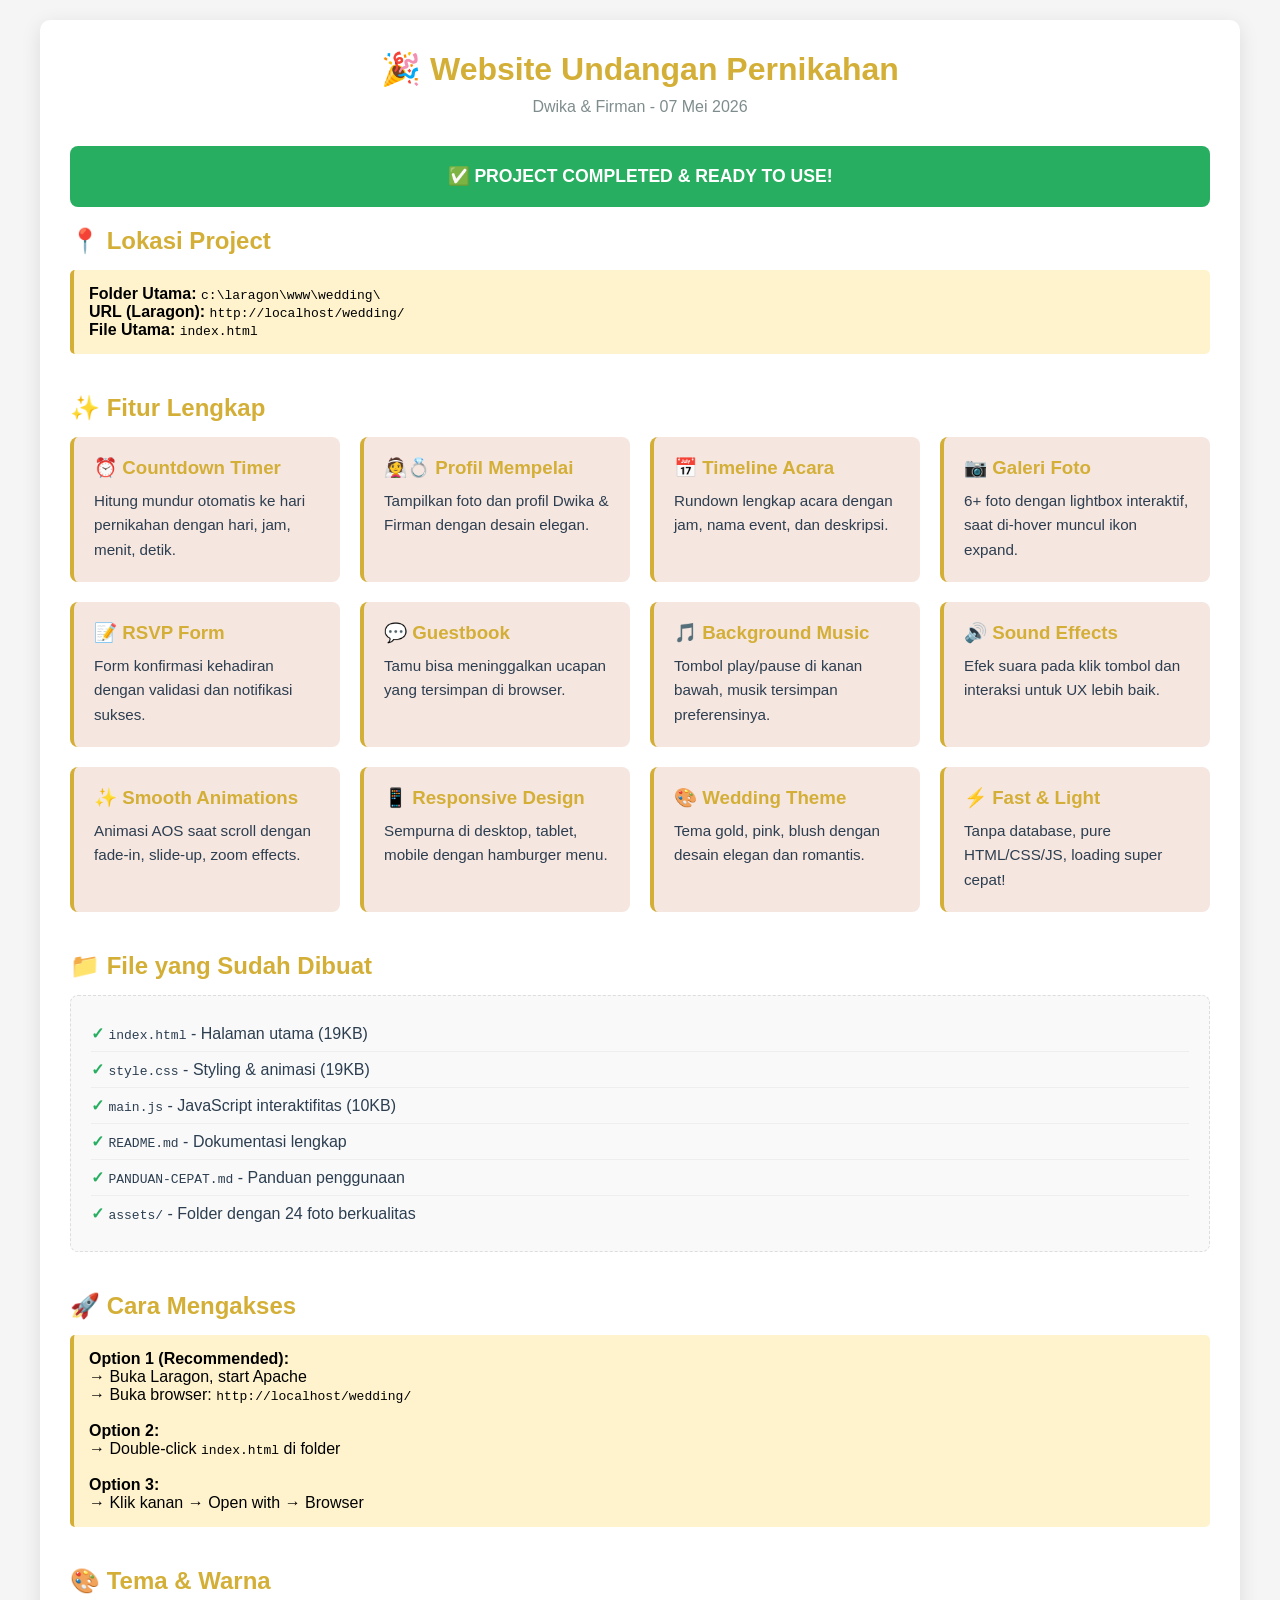
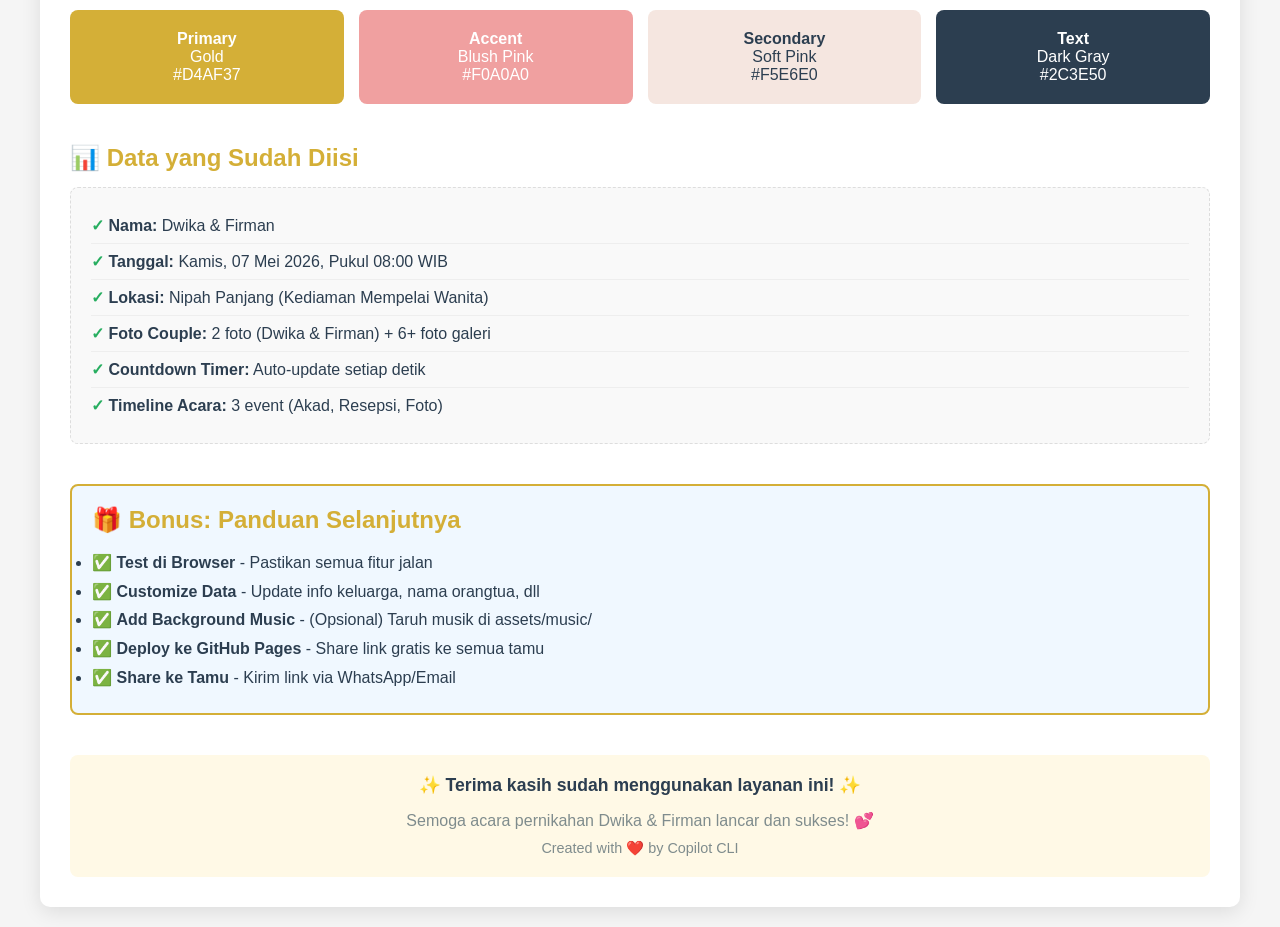
<file: PREVIEW.html>
<!DOCTYPE html>
<html lang="id">
<head>
    <meta charset="UTF-8">
    <title>Preview - Website Undangan Dwika & Firman</title>
    <style>
        * { margin: 0; padding: 0; box-sizing: border-box; }
        body { font-family: Arial, sans-serif; background: #f5f5f5; padding: 20px; }
        .container { max-width: 1200px; margin: 0 auto; background: white; padding: 30px; border-radius: 10px; box-shadow: 0 5px 20px rgba(0,0,0,0.1); }
        h1 { color: #D4AF37; text-align: center; margin-bottom: 10px; }
        .subtitle { text-align: center; color: #7F8C8D; margin-bottom: 30px; }
        .feature-grid { display: grid; grid-template-columns: repeat(auto-fit, minmax(250px, 1fr)); gap: 20px; margin-bottom: 30px; }
        .feature-card { background: #F5E6E0; padding: 20px; border-radius: 8px; border-left: 4px solid #D4AF37; }
        .feature-card h3 { color: #D4AF37; margin-bottom: 10px; }
        .feature-card p { color: #2C3E50; font-size: 0.95rem; line-height: 1.6; }
        .status-box { background: #27ae60; color: white; padding: 20px; border-radius: 8px; text-align: center; margin: 20px 0; font-size: 1.1rem; font-weight: bold; }
        .file-list { background: #f9f9f9; padding: 20px; border-radius: 8px; border: 1px dashed #ddd; }
        .file-list h3 { color: #D4AF37; margin-bottom: 15px; }
        .file-list ul { list-style: none; }
        .file-list li { padding: 8px 0; color: #2C3E50; border-bottom: 1px solid #eee; }
        .file-list li:last-child { border-bottom: none; }
        .file-list li::before { content: "✓ "; color: #27ae60; font-weight: bold; }
        .cta-button { display: inline-block; background: #D4AF37; color: white; padding: 12px 30px; border-radius: 8px; text-decoration: none; margin-top: 20px; font-weight: bold; }
        .cta-button:hover { background: #C19A6B; }
        .section { margin-bottom: 40px; }
        .highlight { background: #fff3cd; padding: 15px; border-radius: 5px; border-left: 4px solid #D4AF37; margin: 15px 0; }
    </style>
</head>
<body>
    <div class="container">
        <h1>🎉 Website Undangan Pernikahan</h1>
        <p class="subtitle">Dwika & Firman - 07 Mei 2026</p>

        <div class="status-box">
            ✅ PROJECT COMPLETED & READY TO USE!
        </div>

        <div class="section">
            <h2 style="color: #D4AF37; margin-bottom: 15px;">📍 Lokasi Project</h2>
            <div class="highlight">
                <strong>Folder Utama:</strong> <code>c:\laragon\www\wedding\</code><br>
                <strong>URL (Laragon):</strong> <code>http://localhost/wedding/</code><br>
                <strong>File Utama:</strong> <code>index.html</code>
            </div>
        </div>

        <div class="section">
            <h2 style="color: #D4AF37; margin-bottom: 15px;">✨ Fitur Lengkap</h2>
            <div class="feature-grid">
                <div class="feature-card">
                    <h3>⏰ Countdown Timer</h3>
                    <p>Hitung mundur otomatis ke hari pernikahan dengan hari, jam, menit, detik.</p>
                </div>
                <div class="feature-card">
                    <h3>👰💍 Profil Mempelai</h3>
                    <p>Tampilkan foto dan profil Dwika & Firman dengan desain elegan.</p>
                </div>
                <div class="feature-card">
                    <h3>📅 Timeline Acara</h3>
                    <p>Rundown lengkap acara dengan jam, nama event, dan deskripsi.</p>
                </div>
                <div class="feature-card">
                    <h3>📷 Galeri Foto</h3>
                    <p>6+ foto dengan lightbox interaktif, saat di-hover muncul ikon expand.</p>
                </div>
                <div class="feature-card">
                    <h3>📝 RSVP Form</h3>
                    <p>Form konfirmasi kehadiran dengan validasi dan notifikasi sukses.</p>
                </div>
                <div class="feature-card">
                    <h3>💬 Guestbook</h3>
                    <p>Tamu bisa meninggalkan ucapan yang tersimpan di browser.</p>
                </div>
                <div class="feature-card">
                    <h3>🎵 Background Music</h3>
                    <p>Tombol play/pause di kanan bawah, musik tersimpan preferensinya.</p>
                </div>
                <div class="feature-card">
                    <h3>🔊 Sound Effects</h3>
                    <p>Efek suara pada klik tombol dan interaksi untuk UX lebih baik.</p>
                </div>
                <div class="feature-card">
                    <h3>✨ Smooth Animations</h3>
                    <p>Animasi AOS saat scroll dengan fade-in, slide-up, zoom effects.</p>
                </div>
                <div class="feature-card">
                    <h3>📱 Responsive Design</h3>
                    <p>Sempurna di desktop, tablet, mobile dengan hamburger menu.</p>
                </div>
                <div class="feature-card">
                    <h3>🎨 Wedding Theme</h3>
                    <p>Tema gold, pink, blush dengan desain elegan dan romantis.</p>
                </div>
                <div class="feature-card">
                    <h3>⚡ Fast & Light</h3>
                    <p>Tanpa database, pure HTML/CSS/JS, loading super cepat!</p>
                </div>
            </div>
        </div>

        <div class="section">
            <h2 style="color: #D4AF37; margin-bottom: 15px;">📁 File yang Sudah Dibuat</h2>
            <div class="file-list">
                <ul>
                    <li><code>index.html</code> - Halaman utama (19KB)</li>
                    <li><code>style.css</code> - Styling & animasi (19KB)</li>
                    <li><code>main.js</code> - JavaScript interaktifitas (10KB)</li>
                    <li><code>README.md</code> - Dokumentasi lengkap</li>
                    <li><code>PANDUAN-CEPAT.md</code> - Panduan penggunaan</li>
                    <li><code>assets/</code> - Folder dengan 24 foto berkualitas</li>
                </ul>
            </div>
        </div>

        <div class="section">
            <h2 style="color: #D4AF37; margin-bottom: 15px;">🚀 Cara Mengakses</h2>
            <div class="highlight">
                <strong>Option 1 (Recommended):</strong><br>
                → Buka Laragon, start Apache<br>
                → Buka browser: <code>http://localhost/wedding/</code><br><br>

                <strong>Option 2:</strong><br>
                → Double-click <code>index.html</code> di folder<br><br>

                <strong>Option 3:</strong><br>
                → Klik kanan → Open with → Browser
            </div>
        </div>

        <div class="section">
            <h2 style="color: #D4AF37; margin-bottom: 15px;">🎨 Tema & Warna</h2>
            <div style="display: grid; grid-template-columns: repeat(4, 1fr); gap: 15px; margin-top: 15px;">
                <div style="background: #D4AF37; padding: 20px; border-radius: 8px; text-align: center; color: white;">
                    <strong>Primary</strong><br>Gold<br>#D4AF37
                </div>
                <div style="background: #F0A0A0; padding: 20px; border-radius: 8px; text-align: center; color: white;">
                    <strong>Accent</strong><br>Blush Pink<br>#F0A0A0
                </div>
                <div style="background: #F5E6E0; padding: 20px; border-radius: 8px; text-align: center; color: #2C3E50;">
                    <strong>Secondary</strong><br>Soft Pink<br>#F5E6E0
                </div>
                <div style="background: #2C3E50; padding: 20px; border-radius: 8px; text-align: center; color: white;">
                    <strong>Text</strong><br>Dark Gray<br>#2C3E50
                </div>
            </div>
        </div>

        <div class="section">
            <h2 style="color: #D4AF37; margin-bottom: 15px;">📊 Data yang Sudah Diisi</h2>
            <div class="file-list">
                <ul>
                    <li><strong>Nama:</strong> Dwika & Firman</li>
                    <li><strong>Tanggal:</strong> Kamis, 07 Mei 2026, Pukul 08:00 WIB</li>
                    <li><strong>Lokasi:</strong> Nipah Panjang (Kediaman Mempelai Wanita)</li>
                    <li><strong>Foto Couple:</strong> 2 foto (Dwika & Firman) + 6+ foto galeri</li>
                    <li><strong>Countdown Timer:</strong> Auto-update setiap detik</li>
                    <li><strong>Timeline Acara:</strong> 3 event (Akad, Resepsi, Foto)</li>
                </ul>
            </div>
        </div>

        <div class="section" style="background: #f0f8ff; padding: 20px; border-radius: 8px; border: 2px solid #D4AF37;">
            <h2 style="color: #D4AF37; margin-bottom: 15px;">🎁 Bonus: Panduan Selanjutnya</h2>
            <ul style="color: #2C3E50; line-height: 1.8;">
                <li>✅ <strong>Test di Browser</strong> - Pastikan semua fitur jalan</li>
                <li>✅ <strong>Customize Data</strong> - Update info keluarga, nama orangtua, dll</li>
                <li>✅ <strong>Add Background Music</strong> - (Opsional) Taruh musik di assets/music/</li>
                <li>✅ <strong>Deploy ke GitHub Pages</strong> - Share link gratis ke semua tamu</li>
                <li>✅ <strong>Share ke Tamu</strong> - Kirim link via WhatsApp/Email</li>
            </ul>
        </div>

        <div style="text-align: center; margin-top: 40px; padding: 20px; background: #fff9e6; border-radius: 8px;">
            <p style="color: #2C3E50; font-size: 1.1rem; margin-bottom: 15px;">
                <strong>✨ Terima kasih sudah menggunakan layanan ini! ✨</strong>
            </p>
            <p style="color: #7F8C8D;">
                Semoga acara pernikahan Dwika & Firman lancar dan sukses! 💕
            </p>
            <p style="color: #7F8C8D; margin-top: 10px; font-size: 0.9rem;">
                Created with ❤️ by Copilot CLI
            </p>
        </div>
    </div>
</body>
</html>
</file>
